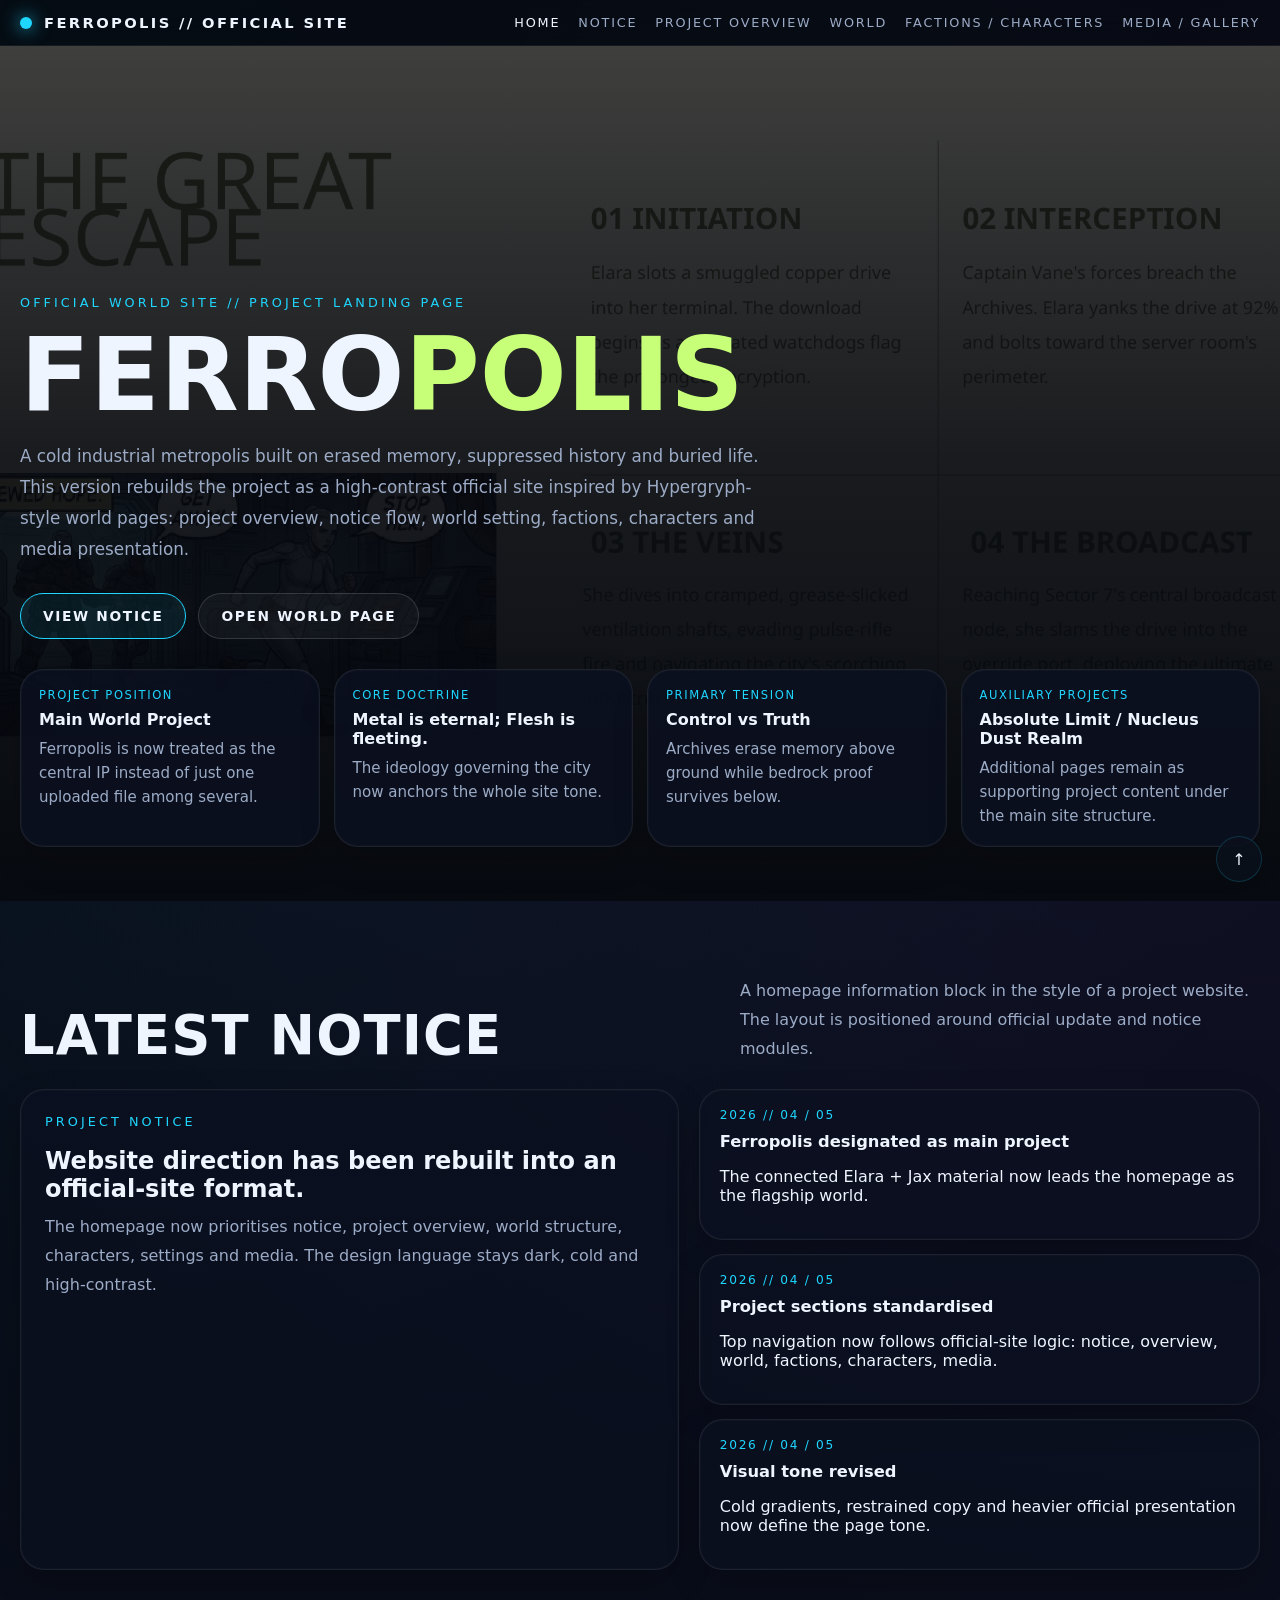
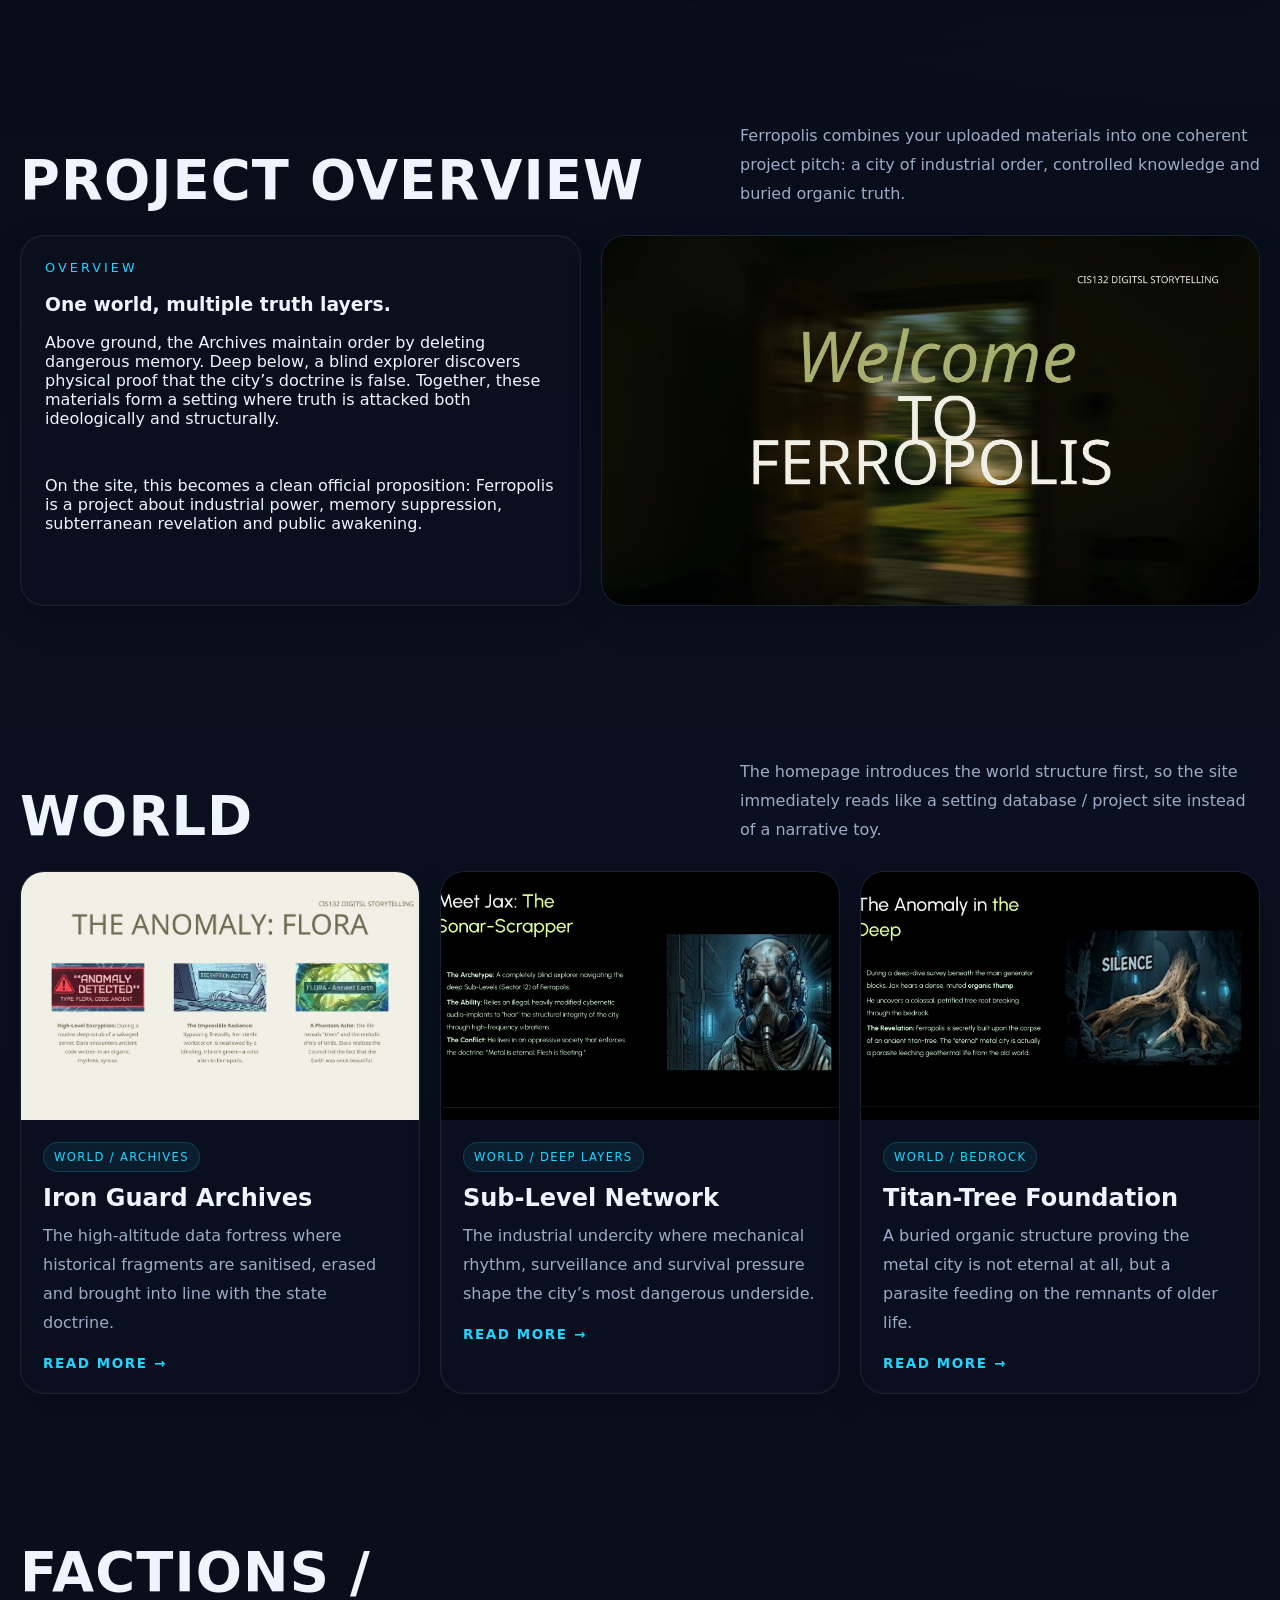
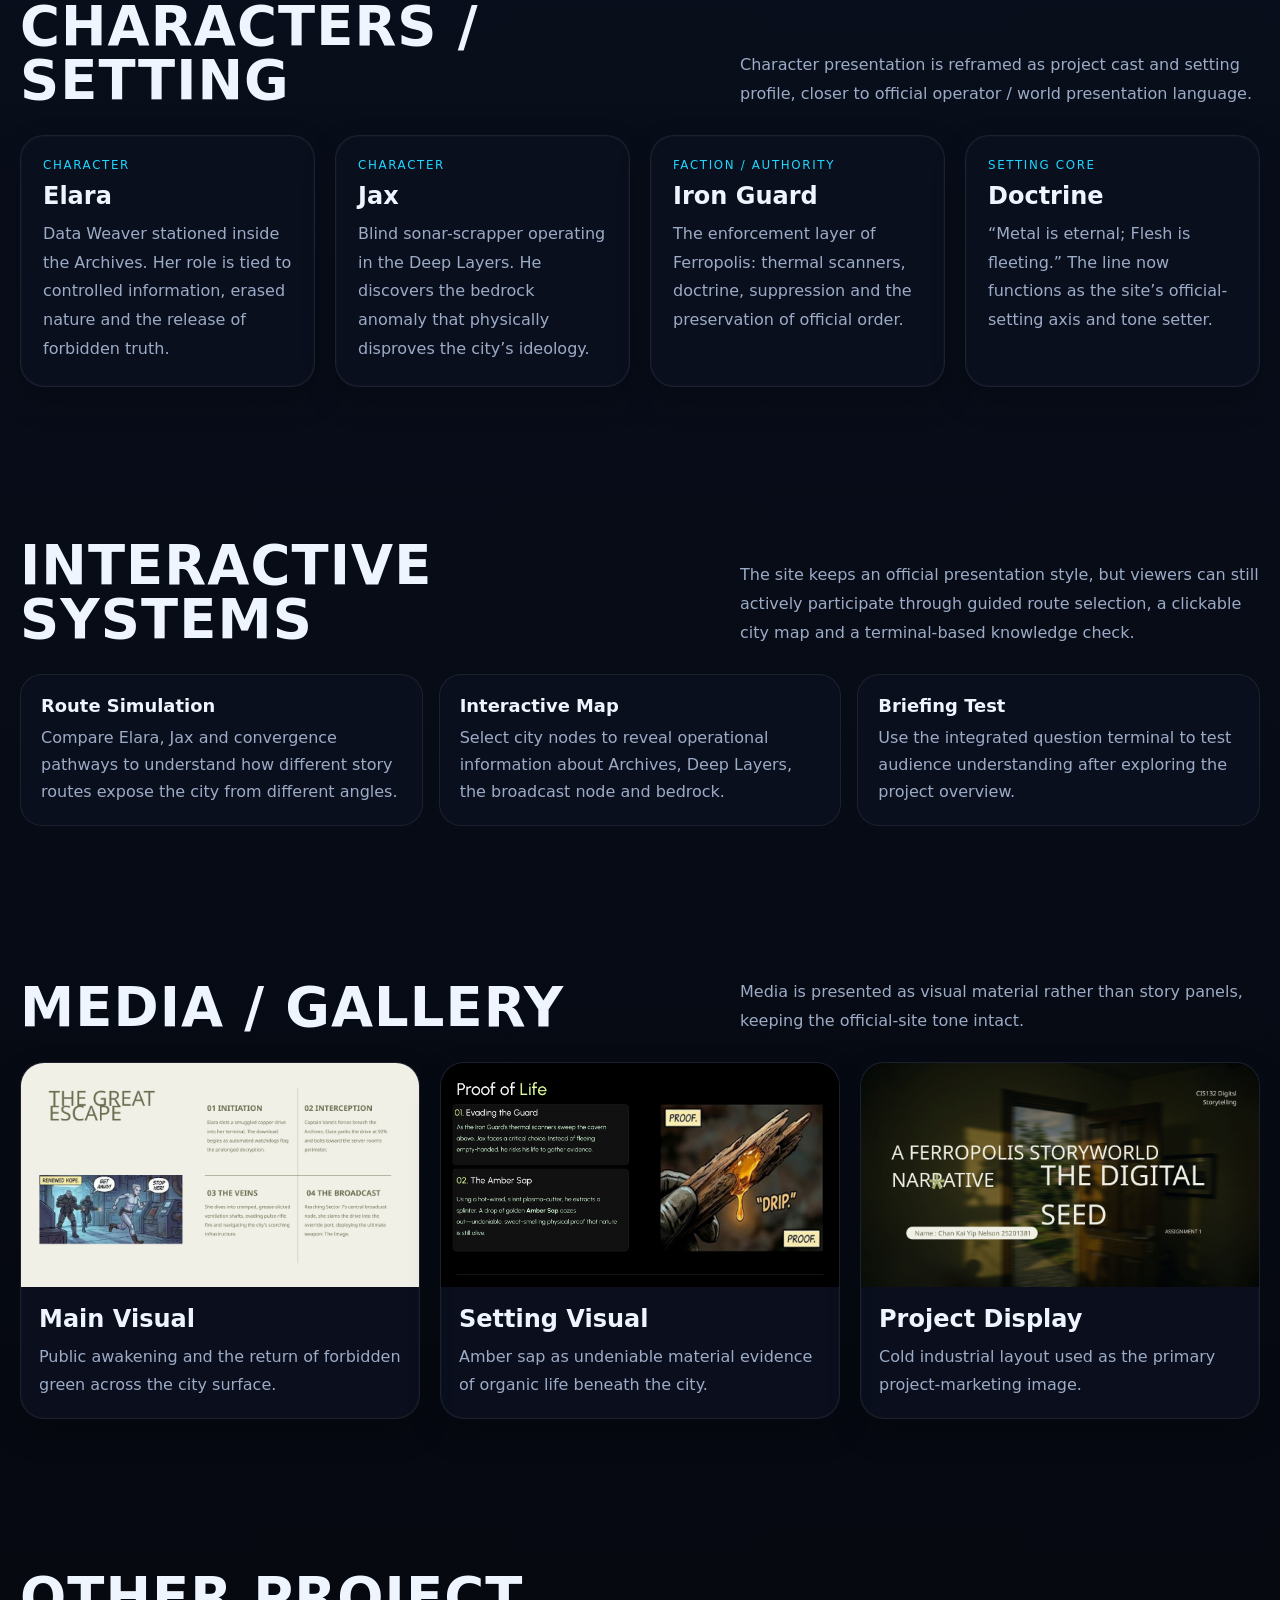
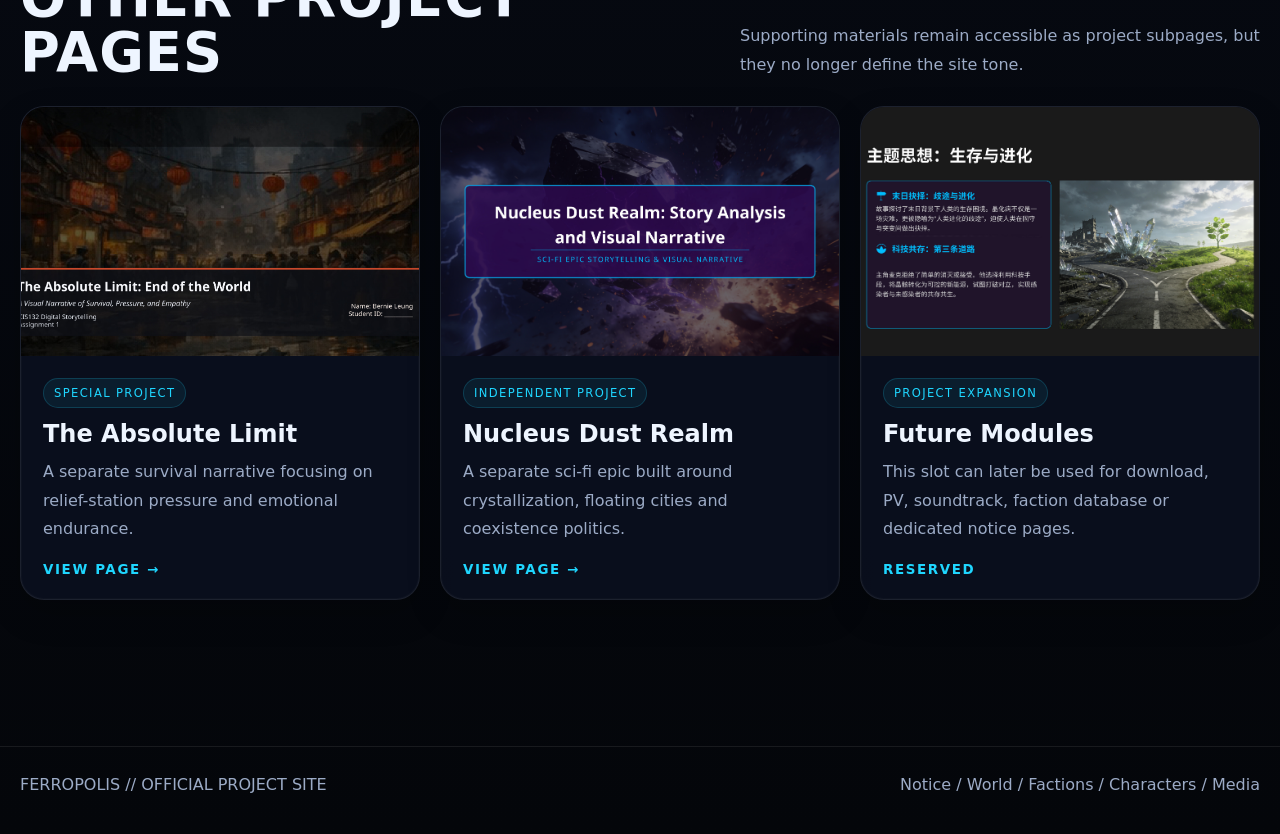
<file: index.html>
<!DOCTYPE html>
<html lang="en">
<head>
  <meta charset="UTF-8" />
  <meta name="viewport" content="width=device-width, initial-scale=1.0" />
  <title>FERROPOLIS // Official Project Site</title>
  <link rel="stylesheet" href="assets/css/style.css" />
</head>
<body>
<header class="header">
  <div class="header-inner">
    <a class="brand" href="index.html"><span class="brand-dot"></span>FERROPOLIS // OFFICIAL SITE</a>
    <nav class="nav">
      <a data-nav href="#home">Home</a>
      <a data-nav href="#notice">Notice</a>
      <a data-nav href="#overview">Project Overview</a>
      <a data-nav href="#world">World</a>
      <a data-nav href="#factions">Factions / Characters</a>
      <a data-nav href="#media">Media / Gallery</a>
    </nav>
  </div>
</header>

<main>
  <section id="home" class="hero">
    <div class="hero-bg"><img src="assets/images/digital-awakened.jpg" alt="Ferropolis main visual" /></div>
    <div class="hero-inner">
      <div class="kicker">Official World Site // Project Landing Page</div>
      <h1>FERRO<span class="accent">POLIS</span></h1>
      <p>A cold industrial metropolis built on erased memory, suppressed history and buried life. This version rebuilds the project as a high-contrast official site inspired by Hypergryph-style world pages: project overview, notice flow, world setting, factions, characters and media presentation.</p>
      <div class="button-row">
        <a class="button" href="#notice">View Notice</a>
        <a class="button alt" href="ferropolis.html">Open World Page</a>
      </div>
      <div class="quick-grid">
        <div class="quick-card"><div class="label">Project Position</div><strong>Main World Project</strong><span>Ferropolis is now treated as the central IP instead of just one uploaded file among several.</span></div>
        <div class="quick-card"><div class="label">Core Doctrine</div><strong>Metal is eternal; Flesh is fleeting.</strong><span>The ideology governing the city now anchors the whole site tone.</span></div>
        <div class="quick-card"><div class="label">Primary Tension</div><strong>Control vs Truth</strong><span>Archives erase memory above ground while bedrock proof survives below.</span></div>
        <div class="quick-card"><div class="label">Auxiliary Projects</div><strong>Absolute Limit / Nucleus Dust Realm</strong><span>Additional pages remain as supporting project content under the main site structure.</span></div>
      </div>
    </div>
  </section>

  <section id="notice" class="section">
    <div class="head">
      <h2>Latest Notice</h2>
      <p>A homepage information block in the style of a project website. The layout is positioned around official update and notice modules.</p>
    </div>
    <div class="overview-grid">
      <div class="panel">
        <div class="kicker">Project Notice</div>
        <h3>Website direction has been rebuilt into an official-site format.</h3>
        <p>The homepage now prioritises notice, project overview, world structure, characters, settings and media. The design language stays dark, cold and high-contrast.</p>
      </div>
      <div class="news-list">
        <div class="news-item"><div class="meta">2026 // 04 / 05</div><strong>Ferropolis designated as main project</strong><p>The connected Elara + Jax material now leads the homepage as the flagship world.</p></div>
        <div class="news-item"><div class="meta">2026 // 04 / 05</div><strong>Project sections standardised</strong><p>Top navigation now follows official-site logic: notice, overview, world, factions, characters, media.</p></div>
        <div class="news-item"><div class="meta">2026 // 04 / 05</div><strong>Visual tone revised</strong><p>Cold gradients, restrained copy and heavier official presentation now define the page tone.</p></div>
      </div>
    </div>
  </section>

  <section id="overview" class="section">
    <div class="head">
      <h2>Project Overview</h2>
      <p>Ferropolis combines your uploaded materials into one coherent project pitch: a city of industrial order, controlled knowledge and buried organic truth.</p>
    </div>
    <div class="feature-grid">
      <div class="block pad">
        <div class="kicker">Overview</div>
        <h3>One world, multiple truth layers.</h3>
        <p>Above ground, the Archives maintain order by deleting dangerous memory. Deep below, a blind explorer discovers physical proof that the city’s doctrine is false. Together, these materials form a setting where truth is attacked both ideologically and structurally.</p>
        <div style="height:16px"></div>
        <p>On the site, this becomes a clean official proposition: Ferropolis is a project about industrial power, memory suppression, subterranean revelation and public awakening.</p>
      </div>
      <div class="block"><img src="assets/images/digital-ferropolis.jpg" alt="Ferropolis overview visual" /></div>
    </div>
  </section>

  <section id="world" class="section">
    <div class="head">
      <h2>World</h2>
      <p>The homepage introduces the world structure first, so the site immediately reads like a setting database / project site instead of a narrative toy.</p>
    </div>
    <div class="world-grid">
      <a class="world-card" href="ferropolis.html#archives">
        <div class="thumb"><img src="assets/images/digital-choice.jpg" alt="Archives" /></div>
        <div class="body">
          <div class="tag">World / Archives</div>
          <h3>Iron Guard Archives</h3>
          <p>The high-altitude data fortress where historical fragments are sanitised, erased and brought into line with the state doctrine.</p>
          <div class="linkline">Read More →</div>
        </div>
      </a>
      <a class="world-card" href="ferropolis.html#deeplayers">
        <div class="thumb"><img src="assets/images/echoes-jax.jpg" alt="Deep Layers" /></div>
        <div class="body">
          <div class="tag">World / Deep Layers</div>
          <h3>Sub-Level Network</h3>
          <p>The industrial undercity where mechanical rhythm, surveillance and survival pressure shape the city’s most dangerous underside.</p>
          <div class="linkline">Read More →</div>
        </div>
      </a>
      <a class="world-card" href="ferropolis.html#bedrock">
        <div class="thumb"><img src="assets/images/echoes-anomaly.jpg" alt="Bedrock" /></div>
        <div class="body">
          <div class="tag">World / Bedrock</div>
          <h3>Titan-Tree Foundation</h3>
          <p>A buried organic structure proving the metal city is not eternal at all, but a parasite feeding on the remnants of older life.</p>
          <div class="linkline">Read More →</div>
        </div>
      </a>
    </div>
  </section>

  <section id="factions" class="section">
    <div class="head">
      <h2>Factions / Characters / Setting</h2>
      <p>Character presentation is reframed as project cast and setting profile, closer to official operator / world presentation language.</p>
    </div>
    <div class="profile-grid">
      <div class="profile-card"><div class="role">Character</div><h3>Elara</h3><p>Data Weaver stationed inside the Archives. Her role is tied to controlled information, erased nature and the release of forbidden truth.</p></div>
      <div class="profile-card"><div class="role">Character</div><h3>Jax</h3><p>Blind sonar-scrapper operating in the Deep Layers. He discovers the bedrock anomaly that physically disproves the city’s ideology.</p></div>
      <div class="profile-card"><div class="role">Faction / Authority</div><h3>Iron Guard</h3><p>The enforcement layer of Ferropolis: thermal scanners, doctrine, suppression and the preservation of official order.</p></div>
      <div class="profile-card"><div class="role">Setting Core</div><h3>Doctrine</h3><p>“Metal is eternal; Flesh is fleeting.” The line now functions as the site’s official-setting axis and tone setter.</p></div>
    </div>
  </section>


  <section class="section">
    <div class="head">
      <h2>Interactive Systems</h2>
      <p>The site keeps an official presentation style, but viewers can still actively participate through guided route selection, a clickable city map and a terminal-based knowledge check.</p>
    </div>
    <div class="interactive-links">
      <a class="interactive-card" href="ferropolis.html#route-sim"><h3>Route Simulation</h3><p>Compare Elara, Jax and convergence pathways to understand how different story routes expose the city from different angles.</p></a>
      <a class="interactive-card" href="ferropolis.html#map-terminal"><h3>Interactive Map</h3><p>Select city nodes to reveal operational information about Archives, Deep Layers, the broadcast node and bedrock.</p></a>
      <a class="interactive-card" href="ferropolis.html#briefing-test"><h3>Briefing Test</h3><p>Use the integrated question terminal to test audience understanding after exploring the project overview.</p></a>
    </div>
  </section>

  <section id="media" class="section">
    <div class="head">
      <h2>Media / Gallery</h2>
      <p>Media is presented as visual material rather than story panels, keeping the official-site tone intact.</p>
    </div>
    <div class="media-grid">
      <div class="media-card"><img src="assets/images/digital-awakened.jpg" alt="City awakened" /><div class="body"><h3>Main Visual</h3><p>Public awakening and the return of forbidden green across the city surface.</p></div></div>
      <div class="media-card"><img src="assets/images/echoes-proof.jpg" alt="Amber sap proof" /><div class="body"><h3>Setting Visual</h3><p>Amber sap as undeniable material evidence of organic life beneath the city.</p></div></div>
      <div class="media-card"><img src="assets/images/digital-cover.jpg" alt="Ferropolis cover" /><div class="body"><h3>Project Display</h3><p>Cold industrial layout used as the primary project-marketing image.</p></div></div>
    </div>
  </section>

  <section class="section">
    <div class="head">
      <h2>Other Project Pages</h2>
      <p>Supporting materials remain accessible as project subpages, but they no longer define the site tone.</p>
    </div>
    <div class="world-grid">
      <a class="world-card" href="world-ending.html"><div class="thumb"><img src="assets/images/absolute-cover.jpg" alt="The Absolute Limit" /></div><div class="body"><div class="tag">Special Project</div><h3>The Absolute Limit</h3><p>A separate survival narrative focusing on relief-station pressure and emotional endurance.</p><div class="linkline">View Page →</div></div></a>
      <a class="world-card" href="nucleus-dust.html"><div class="thumb"><img src="assets/images/nucleus-cover.jpg" alt="Nucleus Dust Realm" /></div><div class="body"><div class="tag">Independent Project</div><h3>Nucleus Dust Realm</h3><p>A separate sci-fi epic built around crystallization, floating cities and coexistence politics.</p><div class="linkline">View Page →</div></div></a>
      <div class="world-card"><div class="thumb"><img src="assets/images/nucleus-theme.jpg" alt="Future expansion" /></div><div class="body"><div class="tag">Project Expansion</div><h3>Future Modules</h3><p>This slot can later be used for download, PV, soundtrack, faction database or dedicated notice pages.</p><div class="linkline">Reserved</div></div></div>
    </div>
  </section>
</main>

<footer class="footer"><div class="footer-inner"><div>FERROPOLIS // OFFICIAL PROJECT SITE</div><div>Notice / World / Factions / Characters / Media</div></div></footer>
<a class="backtop" href="#home">↑</a>
<script src="assets/js/main.js"></script>
</body>
</html>
</file>
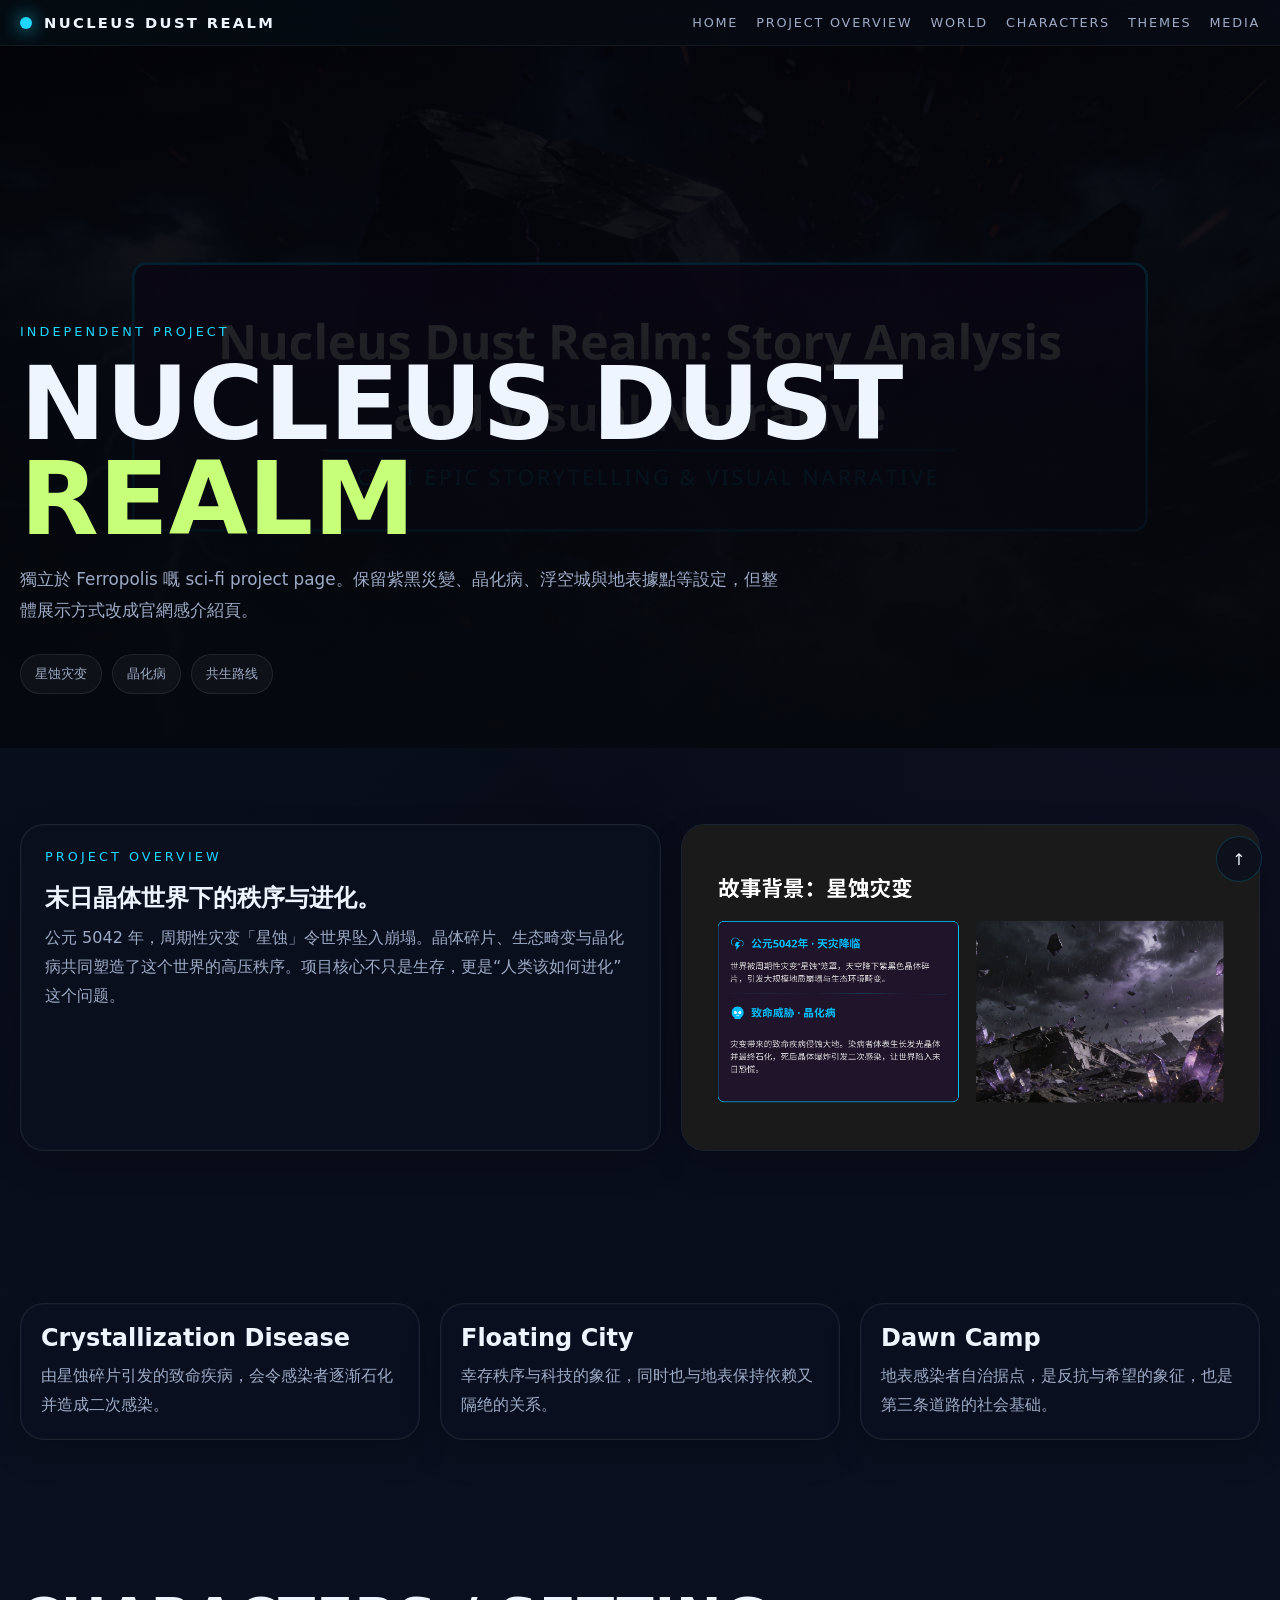
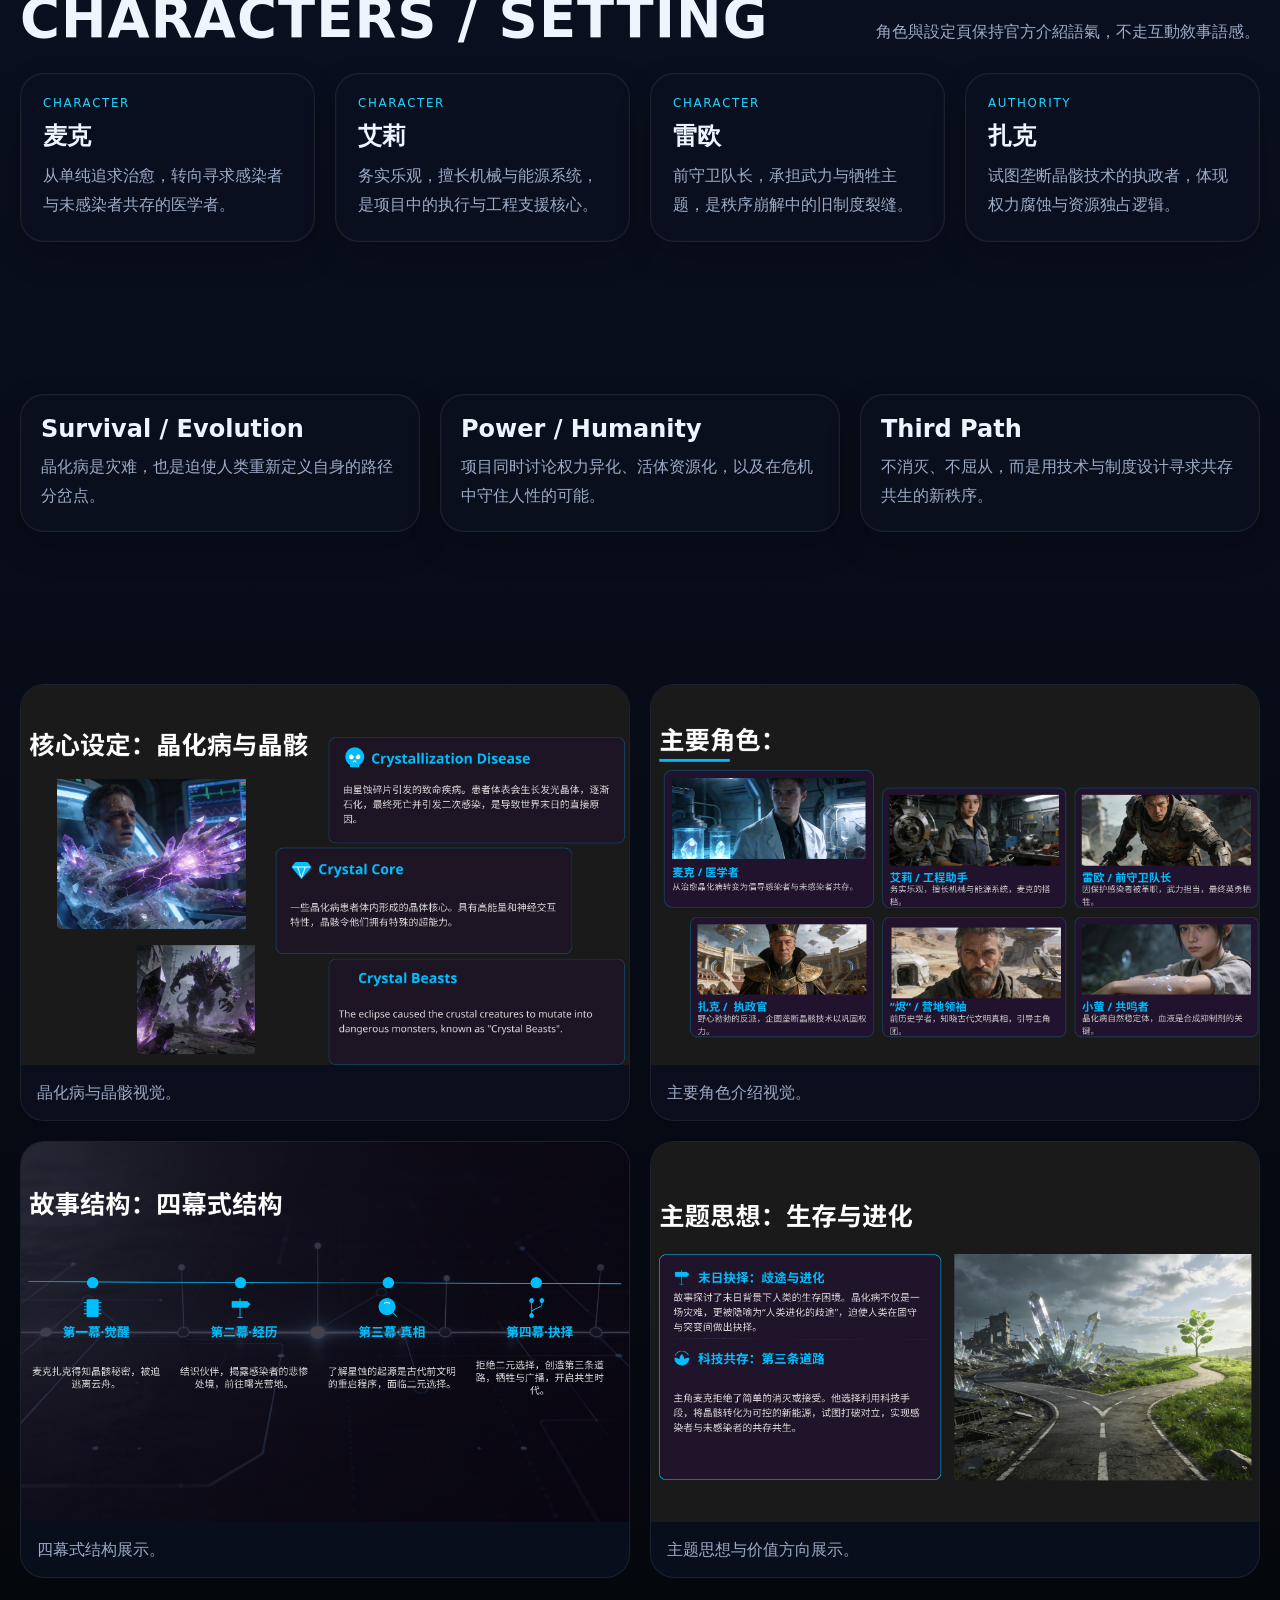
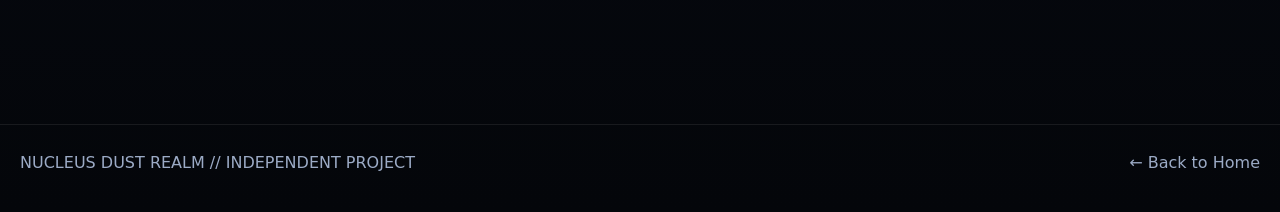
<file: nucleus-dust.html>
<!DOCTYPE html>
<html lang="zh-Hant">
<head>
  <meta charset="UTF-8" />
  <meta name="viewport" content="width=device-width, initial-scale=1.0" />
  <title>Nucleus Dust Realm // Independent Project</title>
  <link rel="stylesheet" href="assets/css/style.css" />
</head>
<body>
<header class="header"><div class="header-inner"><a class="brand" href="index.html"><span class="brand-dot"></span>NUCLEUS DUST REALM</a><nav class="nav"><a href="index.html">Home</a><a href="#overview">Project Overview</a><a href="#world">World</a><a href="#characters">Characters</a><a href="#themes">Themes</a><a href="#media">Media</a></nav></div></header>
<main>
<section class="page-hero hero">
  <div class="page-hero-bg"><img src="assets/images/nucleus-cover.jpg" alt="Nucleus Dust Realm cover" /></div>
  <div class="hero-inner">
    <div class="kicker">Independent Project</div>
    <h1>NUCLEUS DUST <span class="accent">REALM</span></h1>
    <p>獨立於 Ferropolis 嘅 sci-fi project page。保留紫黑災變、晶化病、浮空城與地表據點等設定，但整體展示方式改成官網感介紹頁。</p>
    <div class="stats"><span class="pill">星蚀灾变</span><span class="pill">晶化病</span><span class="pill">共生路线</span></div>
  </div>
</section>
<section id="overview" class="section"><div class="split"><div class="panel"><div class="kicker">Project Overview</div><h3>末日晶体世界下的秩序与进化。</h3><p>公元 5042 年，周期性灾变「星蚀」令世界坠入崩塌。晶体碎片、生态畸变与晶化病共同塑造了这个世界的高压秩序。项目核心不只是生存，更是“人类该如何进化”这个问题。</p></div><div class="block"><img src="assets/images/nucleus-background.jpg" alt="Background visual" /></div></div></section>
<section id="world" class="section"><div class="info-grid"><div class="info-card"><h3>Crystallization Disease</h3><p>由星蚀碎片引发的致命疾病，会令感染者逐渐石化并造成二次感染。</p></div><div class="info-card"><h3>Floating City</h3><p>幸存秩序与科技的象征，同时也与地表保持依赖又隔绝的关系。</p></div><div class="info-card"><h3>Dawn Camp</h3><p>地表感染者自治据点，是反抗与希望的象征，也是第三条道路的社会基础。</p></div></div></section>
<section id="characters" class="section"><div class="head"><h2>Characters / Setting</h2><p>角色與設定頁保持官方介紹語氣，不走互動敘事語感。</p></div><div class="profile-grid"><div class="profile-card"><div class="role">Character</div><h3>麦克</h3><p>从单纯追求治愈，转向寻求感染者与未感染者共存的医学者。</p></div><div class="profile-card"><div class="role">Character</div><h3>艾莉</h3><p>务实乐观，擅长机械与能源系统，是项目中的执行与工程支援核心。</p></div><div class="profile-card"><div class="role">Character</div><h3>雷欧</h3><p>前守卫队长，承担武力与牺牲主题，是秩序崩解中的旧制度裂缝。</p></div><div class="profile-card"><div class="role">Authority</div><h3>扎克</h3><p>试图垄断晶骸技术的执政者，体现权力腐蚀与资源独占逻辑。</p></div></div></section>
<section id="themes" class="section"><div class="info-grid"><div class="info-card"><h3>Survival / Evolution</h3><p>晶化病是灾难，也是迫使人类重新定义自身的路径分岔点。</p></div><div class="info-card"><h3>Power / Humanity</h3><p>项目同时讨论权力异化、活体资源化，以及在危机中守住人性的可能。</p></div><div class="info-card"><h3>Third Path</h3><p>不消灭、不屈从，而是用技术与制度设计寻求共存共生的新秩序。</p></div></div></section>
<section id="media" class="section"><div class="gallery"><figure><img src="assets/images/nucleus-core.jpg" alt="Core concept" /><figcaption>晶化病与晶骸视觉。</figcaption></figure><figure><img src="assets/images/nucleus-characters.jpg" alt="Characters" /><figcaption>主要角色介绍视觉。</figcaption></figure><figure><img src="assets/images/nucleus-structure.jpg" alt="Structure" /><figcaption>四幕式结构展示。</figcaption></figure><figure><img src="assets/images/nucleus-theme.jpg" alt="Themes" /><figcaption>主题思想与价值方向展示。</figcaption></figure></div></section>
</main>
<footer class="footer"><div class="footer-inner"><div>NUCLEUS DUST REALM // INDEPENDENT PROJECT</div><div><a href="index.html">← Back to Home</a></div></div></footer>
<a class="backtop" href="#overview">↑</a><script src="assets/js/main.js"></script>
</body>
</html>
</file>
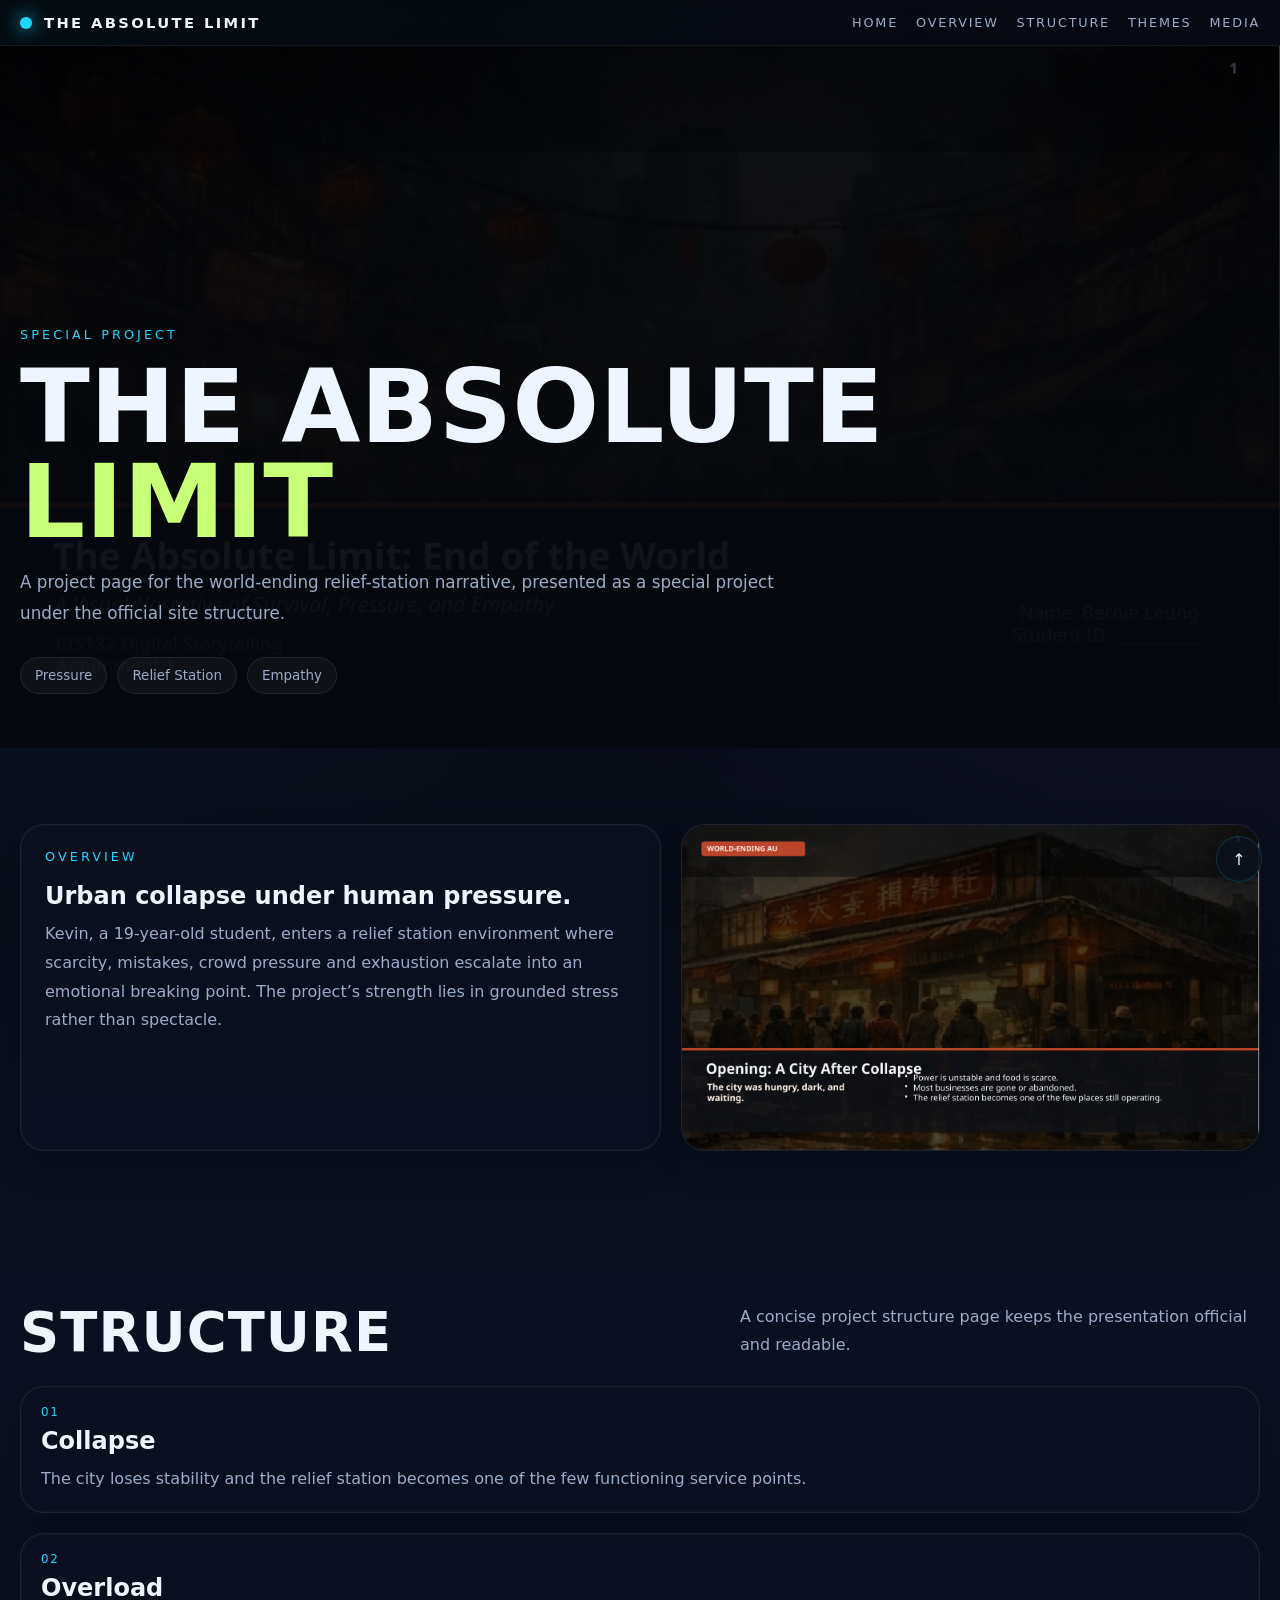
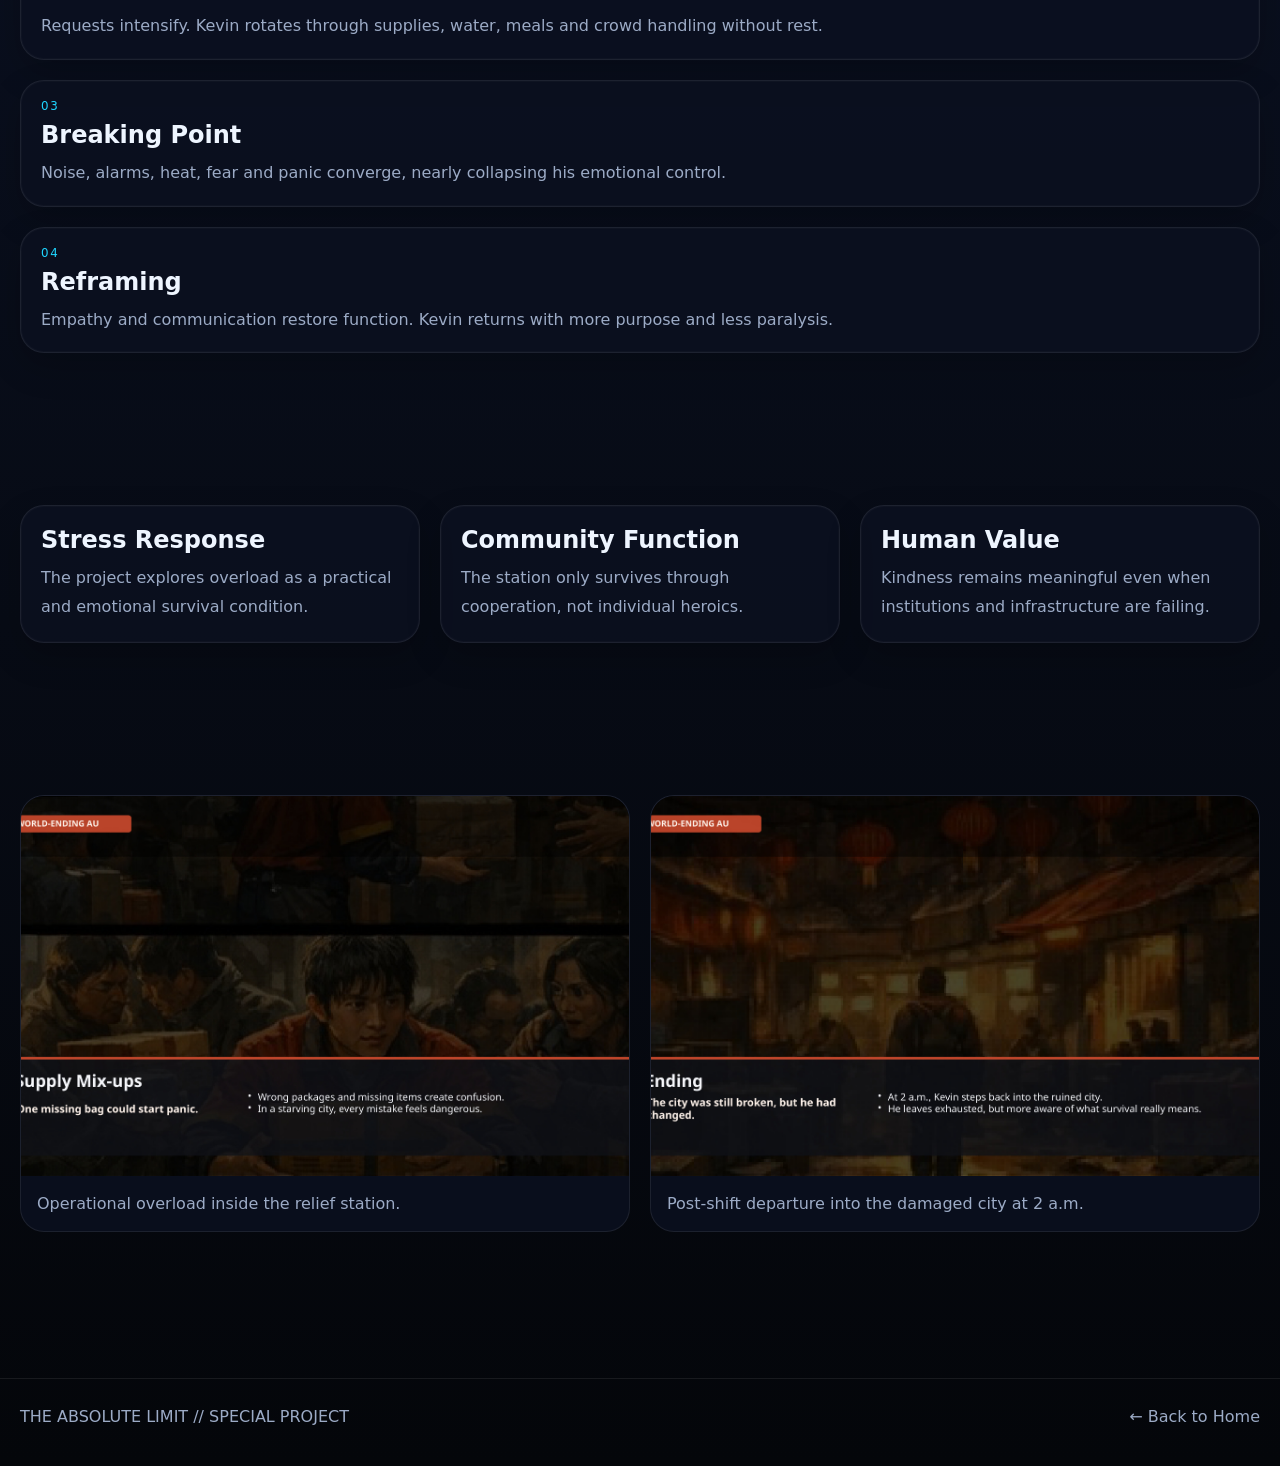
<file: world-ending.html>
<!DOCTYPE html>
<html lang="en">
<head>
  <meta charset="UTF-8" />
  <meta name="viewport" content="width=device-width, initial-scale=1.0" />
  <title>The Absolute Limit // Special Project</title>
  <link rel="stylesheet" href="assets/css/style.css" />
</head>
<body>
<header class="header"><div class="header-inner"><a class="brand" href="index.html"><span class="brand-dot"></span>THE ABSOLUTE LIMIT</a><nav class="nav"><a href="index.html">Home</a><a href="#overview">Overview</a><a href="#structure">Structure</a><a href="#themes">Themes</a><a href="#media">Media</a></nav></div></header>
<main>
<section class="page-hero hero">
  <div class="page-hero-bg"><img src="assets/images/absolute-cover.jpg" alt="The Absolute Limit cover" /></div>
  <div class="hero-inner">
    <div class="kicker">Special Project</div>
    <h1>THE ABSOLUTE <span class="accent">LIMIT</span></h1>
    <p>A project page for the world-ending relief-station narrative, presented as a special project under the official site structure.</p>
    <div class="stats"><span class="pill">Pressure</span><span class="pill">Relief Station</span><span class="pill">Empathy</span></div>
  </div>
</section>
<section id="overview" class="section"><div class="split"><div class="panel"><div class="kicker">Overview</div><h3>Urban collapse under human pressure.</h3><p>Kevin, a 19-year-old student, enters a relief station environment where scarcity, mistakes, crowd pressure and exhaustion escalate into an emotional breaking point. The project’s strength lies in grounded stress rather than spectacle.</p></div><div class="block"><img src="assets/images/absolute-kevin.jpg" alt="Kevin visual" /></div></div></section>
<section id="structure" class="section"><div class="head"><h2>Structure</h2><p>A concise project structure page keeps the presentation official and readable.</p></div><div class="timeline"><div class="timeline-card"><div class="meta">01</div><h3>Collapse</h3><p>The city loses stability and the relief station becomes one of the few functioning service points.</p></div><div class="timeline-card"><div class="meta">02</div><h3>Overload</h3><p>Requests intensify. Kevin rotates through supplies, water, meals and crowd handling without rest.</p></div><div class="timeline-card"><div class="meta">03</div><h3>Breaking Point</h3><p>Noise, alarms, heat, fear and panic converge, nearly collapsing his emotional control.</p></div><div class="timeline-card"><div class="meta">04</div><h3>Reframing</h3><p>Empathy and communication restore function. Kevin returns with more purpose and less paralysis.</p></div></div></section>
<section id="themes" class="section"><div class="info-grid"><div class="info-card"><h3>Stress Response</h3><p>The project explores overload as a practical and emotional survival condition.</p></div><div class="info-card"><h3>Community Function</h3><p>The station only survives through cooperation, not individual heroics.</p></div><div class="info-card"><h3>Human Value</h3><p>Kindness remains meaningful even when institutions and infrastructure are failing.</p></div></div></section>
<section id="media" class="section"><div class="gallery"><figure><img src="assets/images/absolute-limit.jpg" alt="Breaking point" /><figcaption>Operational overload inside the relief station.</figcaption></figure><figure><img src="assets/images/absolute-ending.jpg" alt="Ending" /><figcaption>Post-shift departure into the damaged city at 2 a.m.</figcaption></figure></div></section>
</main>
<footer class="footer"><div class="footer-inner"><div>THE ABSOLUTE LIMIT // SPECIAL PROJECT</div><div><a href="index.html">← Back to Home</a></div></div></footer>
<a class="backtop" href="#overview">↑</a><script src="assets/js/main.js"></script>
</body>
</html>
</file>
<file: assets/css/style.css>
:root{
  --bg:#05070d;
  --bg2:#0b1020;
  --panel:rgba(11,16,32,.82);
  --panel-2:rgba(14,20,38,.94);
  --line:#1fd6ff;
  --line-soft:rgba(31,214,255,.18);
  --accent:#c8ff79;
  --text:#eef5ff;
  --muted:#9cabc6;
  --max:1280px;
}
*{box-sizing:border-box}
html{scroll-behavior:smooth}
body{
  margin:0;
  color:var(--text);
  font-family: Inter, ui-sans-serif, system-ui, -apple-system, BlinkMacSystemFont, 'Segoe UI', sans-serif;
  background:
    radial-gradient(circle at 0% 0%, rgba(31,214,255,.08), transparent 28%),
    radial-gradient(circle at 100% 0%, rgba(139,89,255,.12), transparent 30%),
    linear-gradient(180deg, #05070d 0%, #0a1020 45%, #04060a 100%);
}
body::before{
  content:'';
  position:fixed; inset:0; pointer-events:none; opacity:.25;
  background-image:linear-gradient(rgba(255,255,255,.03) 1px, transparent 1px),linear-gradient(90deg, rgba(255,255,255,.03) 1px, transparent 1px);
  background-size:36px 36px;
  mask-image:linear-gradient(180deg, rgba(0,0,0,.75), transparent 78%);
}
a{text-decoration:none;color:inherit}
img{display:block;max-width:100%}
.header{position:sticky;top:0;z-index:40;background:rgba(5,8,14,.76);backdrop-filter:blur(16px);border-bottom:1px solid rgba(255,255,255,.06)}
.header-inner{max-width:var(--max);margin:0 auto;padding:14px 20px;display:flex;justify-content:space-between;align-items:center;gap:20px}
.brand{display:flex;align-items:center;gap:12px;font-weight:800;letter-spacing:.16em;text-transform:uppercase;font-size:.92rem}
.brand-dot{width:12px;height:12px;border-radius:50%;background:var(--line);box-shadow:0 0 18px var(--line)}
.nav{display:flex;gap:18px;flex-wrap:wrap}
.nav a{font-size:.8rem;letter-spacing:.14em;text-transform:uppercase;color:var(--muted)}
.nav a:hover,.nav a.active{color:var(--text)}
.hero{position:relative;min-height:95vh;display:flex;align-items:flex-end}
.hero-bg,.page-hero-bg{position:absolute;inset:0;z-index:-2}
.hero-bg img,.page-hero-bg img{width:100%;height:100%;object-fit:cover;filter:brightness(.32) saturate(1.04)}
.hero-bg::after,.page-hero-bg::after{content:'';position:absolute;inset:0;background:linear-gradient(180deg, rgba(5,8,14,.2), rgba(5,8,14,.72) 48%, rgba(5,8,14,.98) 100%)}
.hero-inner{max-width:var(--max);margin:0 auto;padding:112px 20px 54px;width:100%}
.kicker{font-size:.8rem;letter-spacing:.24em;text-transform:uppercase;color:var(--line);margin-bottom:18px}
.hero h1{font-size:clamp(3.2rem,8vw,7rem);line-height:.92;margin:0 0 18px;max-width:900px}
.hero h1 .accent{color:var(--accent)}
.hero p{max-width:760px;color:var(--muted);font-size:1.05rem;line-height:1.85;margin:0 0 28px}
.button-row{display:flex;flex-wrap:wrap;gap:12px}
.button{display:inline-flex;align-items:center;justify-content:center;padding:14px 22px;border-radius:999px;border:1px solid var(--line);background:rgba(31,214,255,.08);font-size:.86rem;font-weight:700;letter-spacing:.12em;text-transform:uppercase}
.button.alt{border-color:rgba(255,255,255,.14);background:rgba(255,255,255,.04)}
.quick-grid{display:grid;grid-template-columns:repeat(4,minmax(0,1fr));gap:14px;margin-top:30px}
.quick-card,.panel,.news-item,.world-card,.profile-card,.block,.media-card,.timeline-card,.info-card{background:var(--panel);border:1px solid rgba(255,255,255,.08);border-radius:24px;box-shadow:0 14px 34px rgba(0,0,0,.2), inset 0 0 0 1px rgba(255,255,255,.02)}
.quick-card{padding:18px}
.quick-card .label{font-size:.72rem;color:var(--line);letter-spacing:.14em;text-transform:uppercase;margin-bottom:8px}
.quick-card strong{display:block;font-size:1rem}
.quick-card span{display:block;color:var(--muted);margin-top:8px;font-size:.94rem;line-height:1.6}
.section{max-width:var(--max);margin:0 auto;padding:76px 20px}
.head{display:flex;justify-content:space-between;gap:24px;align-items:end;margin-bottom:26px}
.head h2{margin:0;font-size:clamp(2rem,5vw,3.4rem);line-height:1;text-transform:uppercase;letter-spacing:.02em}
.head p{margin:0;max-width:520px;color:var(--muted);line-height:1.8}
.overview-grid,.feature-grid,.world-grid,.profile-grid,.media-grid,.info-grid,.split,.gallery,.timeline{display:grid;gap:20px}
.overview-grid{grid-template-columns:1.08fr .92fr}
.panel{padding:24px}
.panel h3,.world-card h3,.profile-card h3,.media-card h3,.info-card h3,.timeline-card h3{margin:0 0 10px;font-size:1.5rem}
.panel p,.world-card p,.profile-card p,.media-card p,.info-card p,.timeline-card p{margin:0;color:var(--muted);line-height:1.8}
.news-list{display:grid;gap:14px}
.news-item{padding:18px 20px}
.news-item .meta{font-size:.76rem;color:var(--line);letter-spacing:.14em;text-transform:uppercase;margin-bottom:10px}
.news-item strong{display:block;margin-bottom:8px;font-size:1.02rem}
.feature-grid{grid-template-columns:.92fr 1.08fr}
.block{overflow:hidden}
.block img{width:100%;height:100%;object-fit:cover;min-height:100%}
.block.pad{padding:24px}
.world-grid{grid-template-columns:repeat(3,minmax(0,1fr))}
.world-card{overflow:hidden}
.world-card .thumb img{aspect-ratio:16/10;width:100%;object-fit:cover}
.world-card .body{padding:22px}
.tag{display:inline-flex;padding:7px 10px;border-radius:999px;background:rgba(31,214,255,.08);border:1px solid var(--line-soft);color:var(--line);font-size:.72rem;letter-spacing:.12em;text-transform:uppercase;margin-bottom:12px}
.linkline{margin-top:18px;font-size:.84rem;font-weight:700;letter-spacing:.12em;text-transform:uppercase;color:var(--line)}
.profile-grid{grid-template-columns:repeat(4,minmax(0,1fr))}
.profile-card{padding:22px}
.profile-card .role{font-size:.74rem;color:var(--line);text-transform:uppercase;letter-spacing:.14em;margin-bottom:10px}
.media-grid{grid-template-columns:repeat(3,minmax(0,1fr))}
.media-card{overflow:hidden}
.media-card img{aspect-ratio:16/9;width:100%;object-fit:cover}
.media-card .body{padding:18px}
.page-hero{position:relative;min-height:78vh;display:flex;align-items:flex-end}
.stats{display:flex;gap:10px;flex-wrap:wrap;margin-top:18px}
.pill{padding:10px 14px;border-radius:999px;border:1px solid rgba(255,255,255,.08);background:rgba(255,255,255,.04);font-size:.84rem;color:var(--muted)}
.info-grid{grid-template-columns:repeat(3,minmax(0,1fr))}
.info-card{padding:20px}
.timeline{grid-template-columns:1fr}
.timeline-card{padding:18px 20px}
.timeline-card .meta{font-size:.74rem;color:var(--line);letter-spacing:.14em;text-transform:uppercase;margin-bottom:8px}
.split{grid-template-columns:1.05fr .95fr}
.gallery{grid-template-columns:repeat(2,minmax(0,1fr))}
figure{margin:0;background:var(--panel);border:1px solid rgba(255,255,255,.08);border-radius:24px;overflow:hidden}
figcaption{padding:14px 16px;color:var(--muted);line-height:1.7}
figure img{width:100%;aspect-ratio:16/10;object-fit:cover}
.footer{border-top:1px solid rgba(255,255,255,.08);margin-top:70px}
.footer-inner{max-width:var(--max);margin:0 auto;padding:28px 20px 40px;display:flex;justify-content:space-between;gap:16px;flex-wrap:wrap;color:var(--muted)}
.backtop{position:fixed;right:18px;bottom:18px;width:46px;height:46px;border-radius:50%;display:grid;place-items:center;background:rgba(11,16,28,.88);border:1px solid var(--line-soft)}
@media (max-width:1080px){
  .overview-grid,.feature-grid,.split{grid-template-columns:1fr}
  .world-grid,.profile-grid,.media-grid,.info-grid{grid-template-columns:repeat(2,minmax(0,1fr))}
}
@media (max-width:760px){
  .nav{display:none}
  .quick-grid,.world-grid,.profile-grid,.media-grid,.info-grid,.gallery{grid-template-columns:1fr}
  .hero-inner{padding-top:92px}
}


.interactive-grid{display:grid;grid-template-columns:1fr 1fr;gap:20px}
.terminal,.map-panel,.quiz-panel{background:var(--panel);border:1px solid rgba(255,255,255,.08);border-radius:24px;box-shadow:0 14px 34px rgba(0,0,0,.2), inset 0 0 0 1px rgba(255,255,255,.02)}
.terminal,.quiz-panel{padding:24px}
.segmented{display:flex;flex-wrap:wrap;gap:10px;margin:16px 0 18px}
.segmented button,.choice-btn,.map-node{
  appearance:none;border:1px solid rgba(255,255,255,.1);background:rgba(255,255,255,.03);color:var(--text);cursor:pointer;
}
.segmented button,.choice-btn{padding:11px 14px;border-radius:999px;font-size:.82rem;letter-spacing:.1em;text-transform:uppercase}
.segmented button.active,.choice-btn.active,.map-node.active{border-color:var(--line);background:rgba(31,214,255,.1);box-shadow:0 0 0 1px rgba(31,214,255,.12) inset}
.route-image{border-radius:20px;overflow:hidden;border:1px solid rgba(255,255,255,.08);margin-top:18px}
.route-image img{width:100%;aspect-ratio:16/9;object-fit:cover}
.route-list{display:grid;gap:12px;margin-top:16px}
.route-list div{padding:14px 16px;border-radius:18px;background:rgba(255,255,255,.03);border:1px solid rgba(255,255,255,.06);color:var(--muted);line-height:1.7}
.map-panel{position:relative;min-height:520px;overflow:hidden}
.map-panel::before{content:'';position:absolute;inset:0;background:linear-gradient(180deg, rgba(4,8,16,.05), rgba(4,8,16,.34)), url('assets/images/digital-ferropolis.jpg') center/cover no-repeat;filter:brightness(.45) saturate(.95)}
.map-panel::after{content:'';position:absolute;inset:0;background:radial-gradient(circle at 22% 24%, rgba(31,214,255,.18), transparent 18%),radial-gradient(circle at 68% 58%, rgba(31,214,255,.16), transparent 18%),radial-gradient(circle at 52% 78%, rgba(200,255,121,.12), transparent 18%),linear-gradient(180deg, rgba(5,8,14,.1), rgba(5,8,14,.66));pointer-events:none}
.map-canvas{position:relative;z-index:1;min-height:520px;padding:24px}
.map-node{position:absolute;width:142px;padding:10px 12px;border-radius:16px;text-align:left;font-size:.8rem;line-height:1.45;backdrop-filter:blur(8px)}
.map-node small{display:block;color:var(--line);text-transform:uppercase;letter-spacing:.12em;margin-bottom:6px}
.map-node.archives{top:14%;left:14%}
.map-node.deep{top:45%;right:12%}
.map-node.bedrock{bottom:12%;left:44%}
.map-node.broadcast{top:10%;right:24%}
.map-line{position:absolute;background:linear-gradient(90deg, rgba(31,214,255,.05), rgba(31,214,255,.48), rgba(31,214,255,.05));height:2px;transform-origin:left center;z-index:0;opacity:.7}
.map-line.l1{top:26%;left:25%;width:48%;transform:rotate(12deg)}
.map-line.l2{top:58%;left:50%;width:22%;transform:rotate(45deg)}
.map-line.l3{top:31%;left:22%;width:36%;transform:rotate(66deg)}
.map-readout{position:absolute;left:24px;right:24px;bottom:24px;z-index:2;padding:18px 20px;border-radius:22px;background:rgba(8,12,22,.88);border:1px solid rgba(255,255,255,.08);backdrop-filter:blur(10px)}
.map-readout .label,.quiz-panel .label{font-size:.74rem;color:var(--line);letter-spacing:.14em;text-transform:uppercase;margin-bottom:8px}
.map-readout h3{margin:0 0 8px;font-size:1.24rem}
.map-readout p{margin:0;color:var(--muted);line-height:1.75}
.quiz-question{padding:18px 0;border-top:1px solid rgba(255,255,255,.08)}
.quiz-question:first-of-type{border-top:0;padding-top:0}
.quiz-question h4{margin:0 0 12px;font-size:1rem}
.choice-list{display:grid;gap:10px}
.choice-btn{text-align:left;border-radius:16px;padding:12px 14px;font-size:.92rem;letter-spacing:0;text-transform:none}
.quiz-actions{display:flex;gap:12px;flex-wrap:wrap;margin-top:18px}
.result-box{margin-top:18px;padding:16px 18px;border-radius:18px;background:rgba(255,255,255,.03);border:1px solid rgba(255,255,255,.08);color:var(--muted);line-height:1.75}
.interactive-links{display:grid;grid-template-columns:repeat(3,minmax(0,1fr));gap:16px;margin-top:10px}
.interactive-card{padding:20px;border-radius:22px;background:var(--panel);border:1px solid rgba(255,255,255,.08)}
.interactive-card h3{margin:0 0 8px;font-size:1.12rem}
.interactive-card p{margin:0;color:var(--muted);line-height:1.7}
@media (max-width:1080px){.interactive-grid,.interactive-links{grid-template-columns:1fr}.map-panel{min-height:620px}}
@media (max-width:760px){.map-node{width:120px;font-size:.72rem}.map-node.archives{left:6%}.map-node.deep{right:4%}.map-node.bedrock{left:34%}.map-node.broadcast{right:12%}}
</file>
